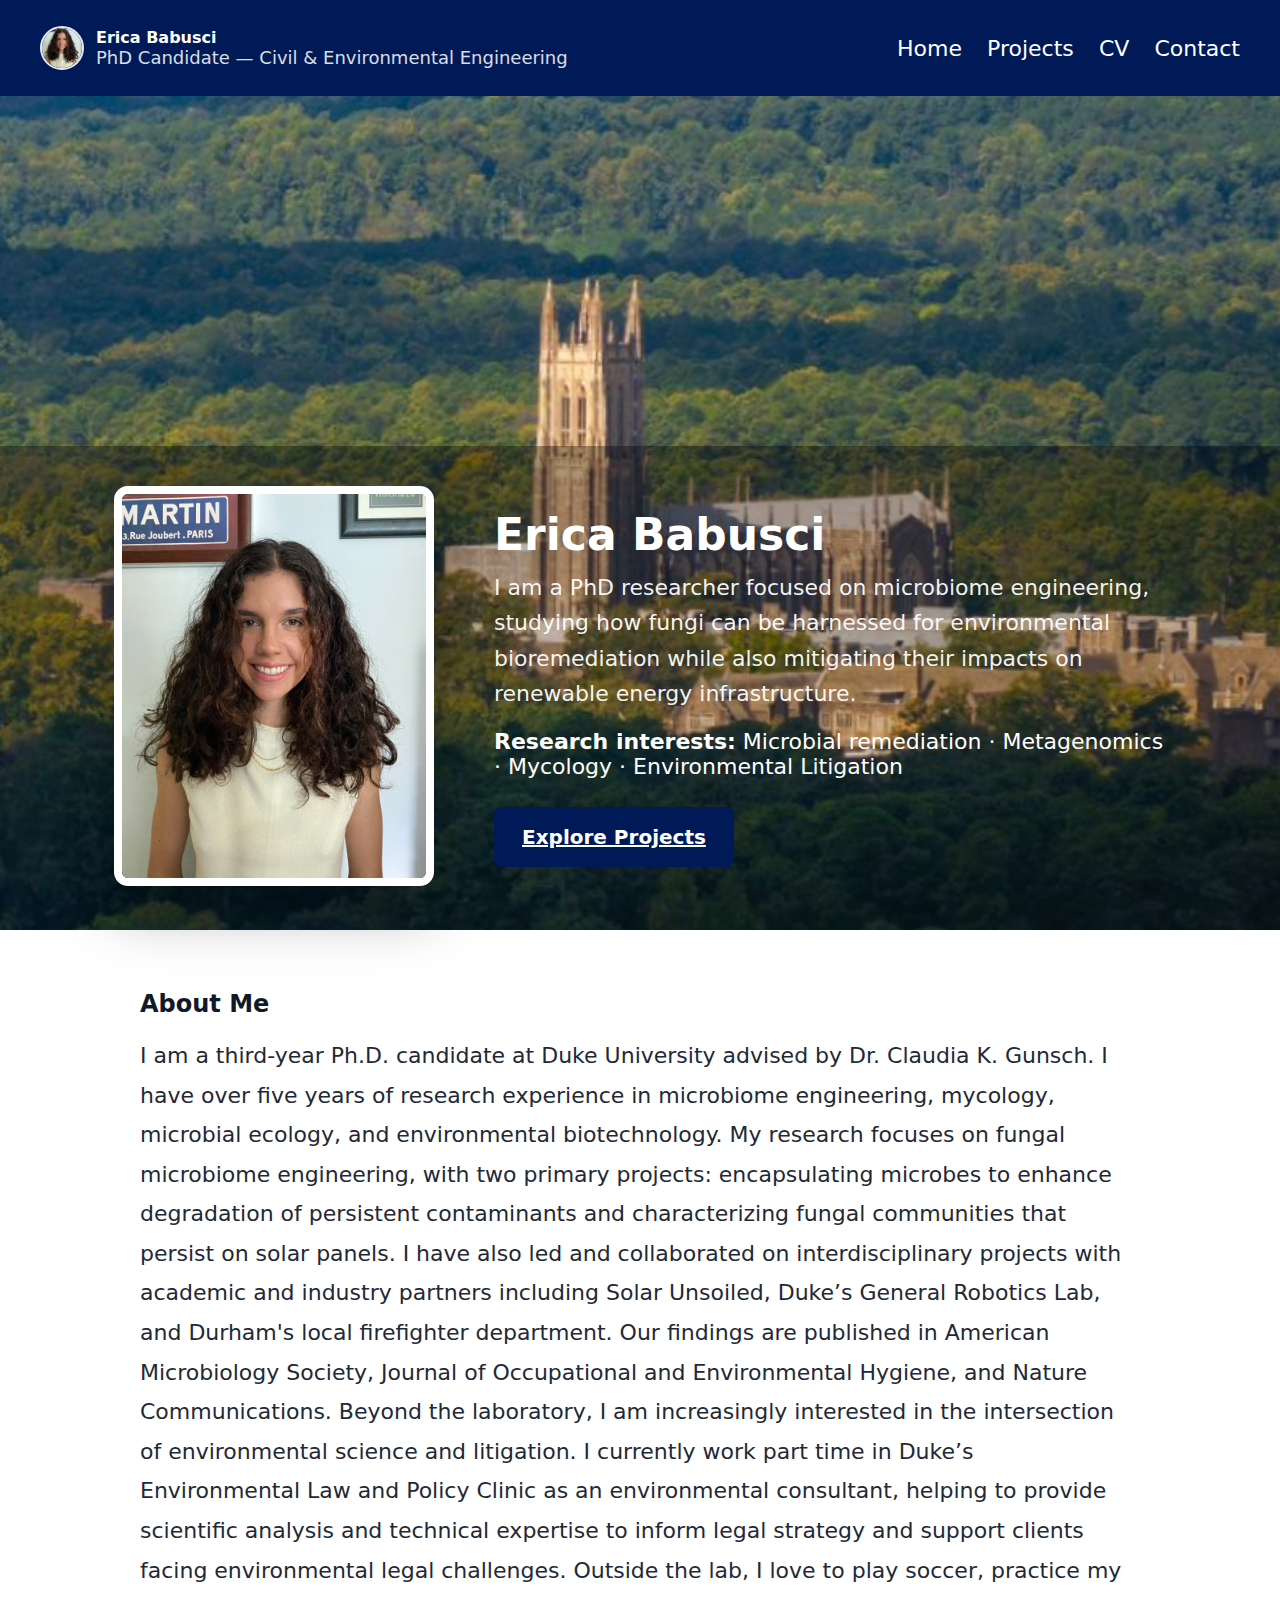
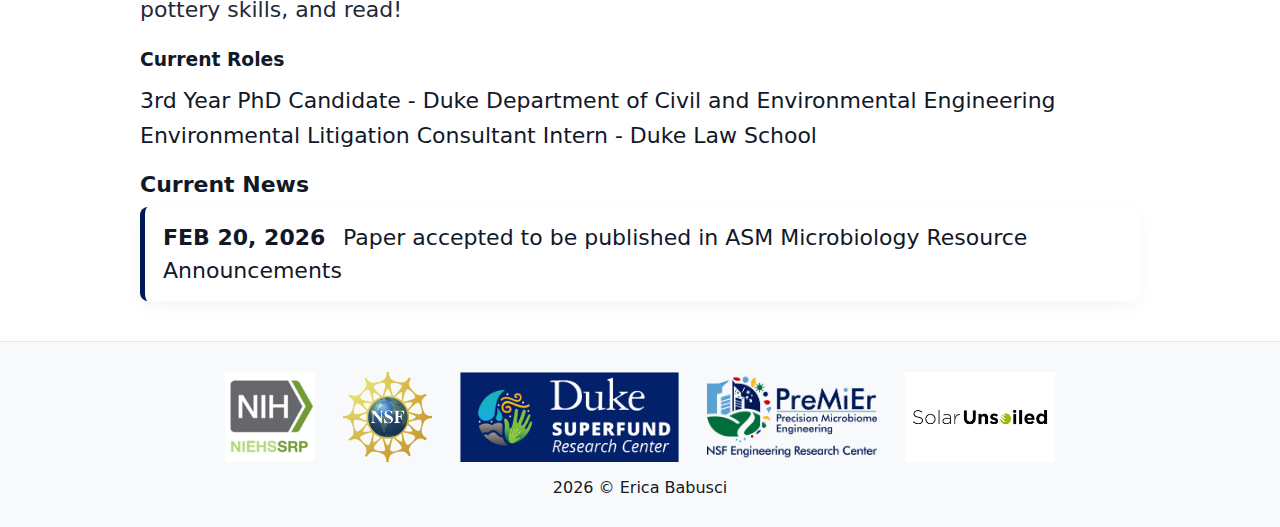
<file: index.html>
<!doctype html>
<html lang="en">
<head>
  <meta charset="utf-8" />
  <meta name="viewport" content="width=device-width, initial-scale=1" />
  <title>Erica Babusci — PhD Candidate</title>
  <link rel="stylesheet" href="assets/css/style.css">
</head>
<body>

<header class="top-banner">
  <div class="container banner-inner">
    <a class="brand-link" href="index.html">
      <img src="assets/images/headshot.jpeg"
           alt="Erica Babusci"
           class="brand-headshot-small">
      <div class="brand-text">
        <div class="brand-name">Erica Babusci</div>
        <div class="brand-title">PhD Candidate — Civil & Environmental Engineering</div>
      </div>
    </a>

    <nav class="top-nav">
      <a href="index.html">Home</a>
      <a href="projects.html">Projects</a>
      <a href="cv.html">CV</a>
      <a href="contact.html">Contact</a>
    </nav>
  </div>
</header>

<header class="chapel-hero"
        style="background-image: url('assets/images/chapel.png')">

  <div class="chapel-overlay">
    <div class="hero-inner container">

      <div class="hero-left">
        <img src="assets/images/headshot.jpeg"
             alt="Headshot"
             class="hero-headshot-large">
      </div>

      <div class="hero-right">
        <h1 class="hero-title">Erica Babusci</h1>

        <p class="hero-intro">
          I am a PhD researcher focused on microbiome engineering,
          studying how fungi can be harnessed for environmental
          bioremediation while also mitigating their impacts on
          renewable energy infrastructure.
        </p>

        <div class="roles">
          <strong>Research interests:</strong>
          <span>
            Microbial remediation · Metagenomics · Mycology · Environmental Litigation
          </span>
        </div>

        <div class="hero-ctas">
          <a class="btn" href="projects.html">Explore Projects</a>
        </div>
      </div>

    </div>
  </div>
</header>

<section class="about-section">
  <h2>About Me</h2>

  <div class="about-text">
    I am a third-year Ph.D. candidate at Duke University advised by Dr. Claudia K. Gunsch.
    I have over five years of research experience in microbiome engineering, mycology,
    microbial ecology, and environmental biotechnology.

    My research focuses on fungal microbiome engineering, with two primary projects:
    encapsulating microbes to enhance degradation of persistent contaminants and characterizing
    fungal communities that persist on solar panels. I have also led and collaborated on interdisciplinary projects with academic and industry
    partners including Solar Unsoiled, Duke’s General Robotics Lab, and Durham's local firefighter department.
    Our findings are published in American Microbiology Society, Journal of Occupational and
    Environmental Hygiene, and Nature Communications.

    Beyond the laboratory, I am increasingly interested in the intersection of environmental
    science and litigation. I currently work part time in Duke’s Environmental Law and Policy Clinic
    as an environmental consultant, helping to provide scientific analysis and technical expertise
    to inform legal strategy and support clients facing environmental legal challenges.

    Outside the lab, I love to play soccer, practice my pottery skills, and read!
  </div>

  <h3>Current Roles</h3>
  <ul class="roles-list">
    <li>3rd Year PhD Candidate - Duke Department of Civil and Environmental Engineering</li>
    <li>Environmental Litigation Consultant Intern - Duke Law School</li>
  </ul>
</section>

<div class="site-news-wrapper">
  <h3 class="news-header">Current News</h3>

  <div class="site-news">
    <div class="news-card">

      <span class="news-date">
        FEB 20, 2026
      </span>

      <span class="news-text">
        Paper accepted to be published in ASM Microbiology Resource Announcements
      </span>

    </div>
  </div>
</div>

<footer class="site-footer">
  <div class="container footer-inner">
    <div class="footer-logos">
      <img src="assets/images/NIH_icon.png" alt="NIH">
      <img src="assets/images/nsf_icon.png" alt="NSF">
      <img src="assets/images/superfund_icon.png" alt="Superfund">
      <img src="assets/images/PreMiEr_logo.png" alt="PreMiEr">
      <img src="assets/images/solar_unsoiled.png" alt="Solar Unsoiled">
    </div>
    <div class="footer-text">
      2026 © Erica Babusci
    </div>
  </div>
</footer>


</body>
</html>
</file>
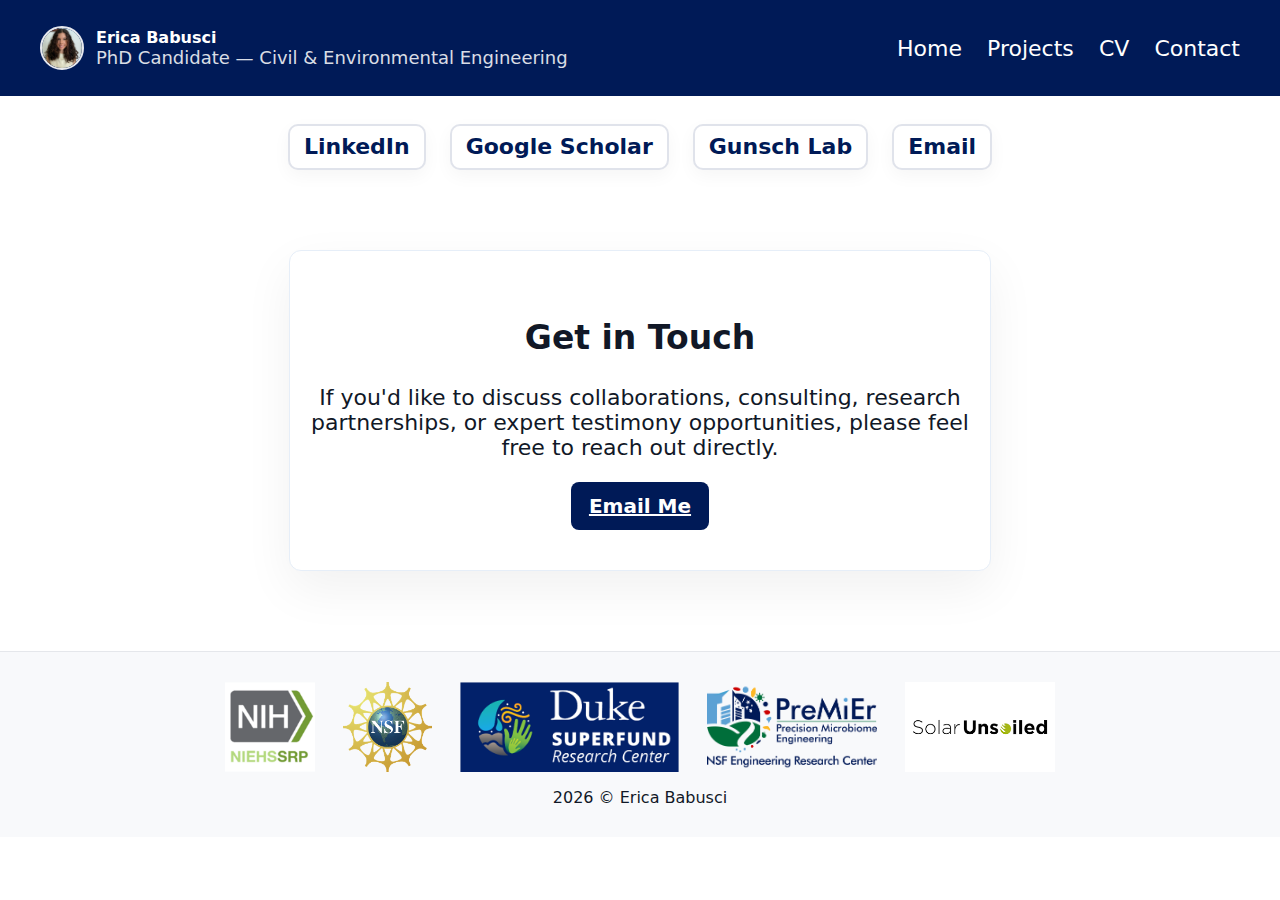
<file: contact.html>
<!doctype html>
<html lang="en">
<head>
  <meta charset="utf-8" />
  <meta name="viewport" content="width=device-width, initial-scale=1" />
  <title>Contact — Erica Babusci</title>
  <link rel="stylesheet" href="assets/css/style.css">
</head>
<body>


<header class="top-banner">
  <div class="container banner-inner">
    <a class="brand-link" href="index.html">
      <img src="assets/images/headshot.jpeg"
           alt="Erica Babusci"
           class="brand-headshot-small">
      <div class="brand-text">
        <div class="brand-name">Erica Babusci</div>
        <div class="brand-title">PhD Candidate — Civil & Environmental Engineering</div>
      </div>
    </a>

    <nav class="top-nav">
      <a href="index.html">Home</a>
      <a href="projects.html">Projects</a>
      <a href="cv.html">CV</a>
      <a href="contact.html">Contact</a>
    </nav>
  </div>
</header>


<div class="contact-top-spacer"></div>

<div class="container">
  <div class="social-row-top">

    <a class="social-btn large"
       href="www.linkedin.com/in/erica-babusci-3939031b0"
       target="_blank" rel="noopener">
      <span>LinkedIn</span>
    </a>

    <a class="social-btn large"
       href="https://scholar.google.com/citations?hl=en&user=exzOHD4AAAAJ"
       target="_blank" rel="noopener">
      <span>Google Scholar</span>
    </a>

    <a class="social-btn large"
       href="https://gunsch.pratt.duke.edu/"
       target="_blank" rel="noopener">
      <span>Gunsch Lab</span>
    </a>

    <a class="social-btn large"
       href="mailto:erica.babusci@duke.edu">
      <span>Email</span>
    </a>

  </div>
</div>
<section class="contact-main container">

  <div class="contact-card">
    <div class="contact-left">

      <h2>Get in Touch</h2>

      <p class="contact-lead">
        If you'd like to discuss collaborations, consulting, research partnerships,
        or expert testimony opportunities, please feel free to reach out directly.
      </p>

      <div class="contact-actions">
        <a class="btn btn-primary"
           href="mailto:erica.babusci@duke.edu?subject=Website Inquiry">
          Email Me
        </a>
      </div>

    </div>
  </div>

</section>

<footer class="site-footer">
  <div class="container footer-inner">
    <div class="footer-logos">
      <img src="assets/images/NIH_icon.png" alt="NIH">
      <img src="assets/images/nsf_icon.png" alt="NSF">
      <img src="assets/images/superfund_icon.png" alt="Superfund">
      <img src="assets/images/PreMiEr_logo.png" alt="PreMiEr">
      <img src="assets/images/solar_unsoiled.png" alt="Solar Unsoiled">
    </div>
    <div class="footer-text">
      2026 © Erica Babusci
    </div>
  </div>
</footer>

</body>
</html>
</file>
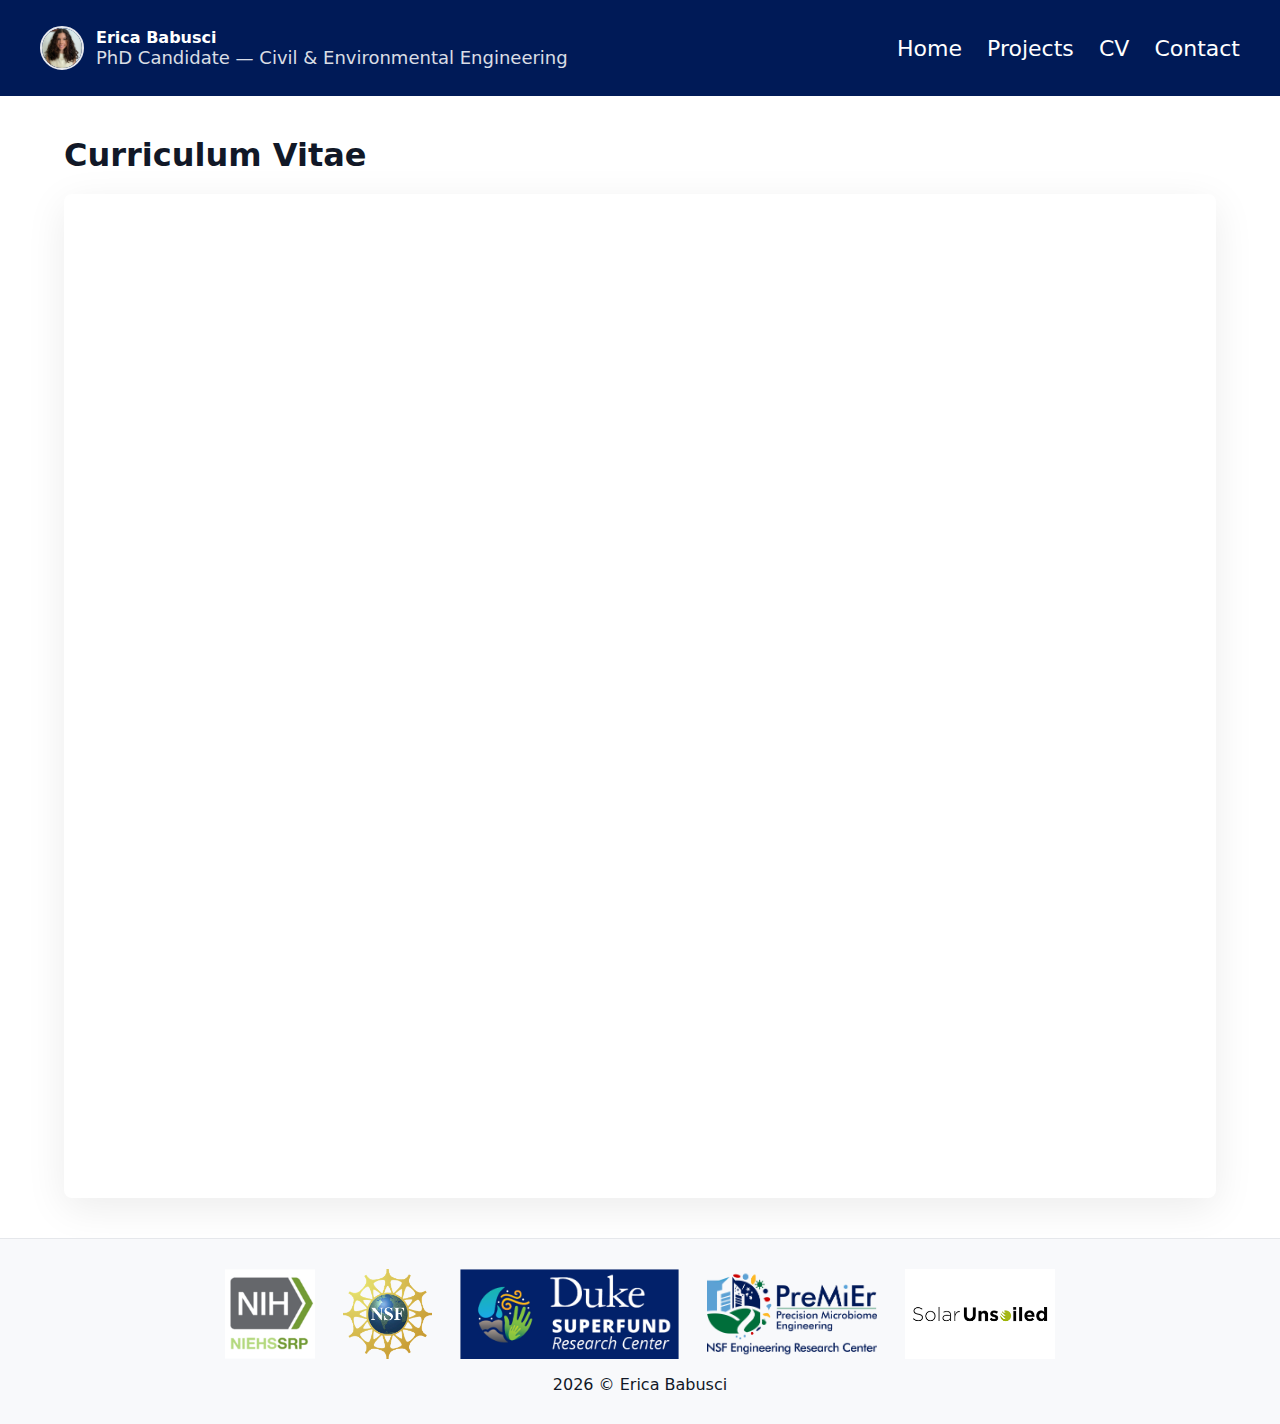
<file: cv.html>
<!doctype html>
<html lang="en">
<head>
  <meta charset="utf-8" />
  <meta name="viewport" content="width=device-width, initial-scale=1" />
  <title>CV — Erica Babusci</title>
  <link rel="stylesheet" href="assets/css/style.css">
</head>
<body>

<header class="top-banner">
  <div class="container banner-inner">
    <a class="brand-link" href="index.html">
      <img src="assets/images/headshot.jpeg"
           alt="Erica Babusci"
           class="brand-headshot-small">
      <div class="brand-text">
        <div class="brand-name">Erica Babusci</div>
        <div class="brand-title">PhD Candidate — Civil & Environmental Engineering</div>
      </div>
    </a>

    <nav class="top-nav">
      <a href="index.html">Home</a>
      <a href="projects.html">Projects</a>
      <a href="cv.html">CV</a>
      <a href="contact.html">Contact</a>
    </nav>
  </div>
</header>

<section class="cv-section container">
  <h1>Curriculum Vitae</h1>

  <div class="cv-container">
    <iframe
      src="assets/files/EMB_CV_2026.pdf"
      width="100%"
      height="1000px"
      style="border:none;">
    </iframe>
  </div>

</section>

<footer class="site-footer">
  <div class="container footer-inner">
    <div class="footer-logos">
      <img src="assets/images/NIH_icon.png" alt="NIH">
      <img src="assets/images/nsf_icon.png" alt="NSF">
      <img src="assets/images/superfund_icon.png" alt="Superfund">
      <img src="assets/images/PreMiEr_logo.png" alt="PreMiEr">
      <img src="assets/images/solar_unsoiled.png" alt="Solar Unsoiled">
    </div>
    <div class="footer-text">
      2026 © Erica Babusci
    </div>
  </div>
</footer>

</body>
</html>
</file>
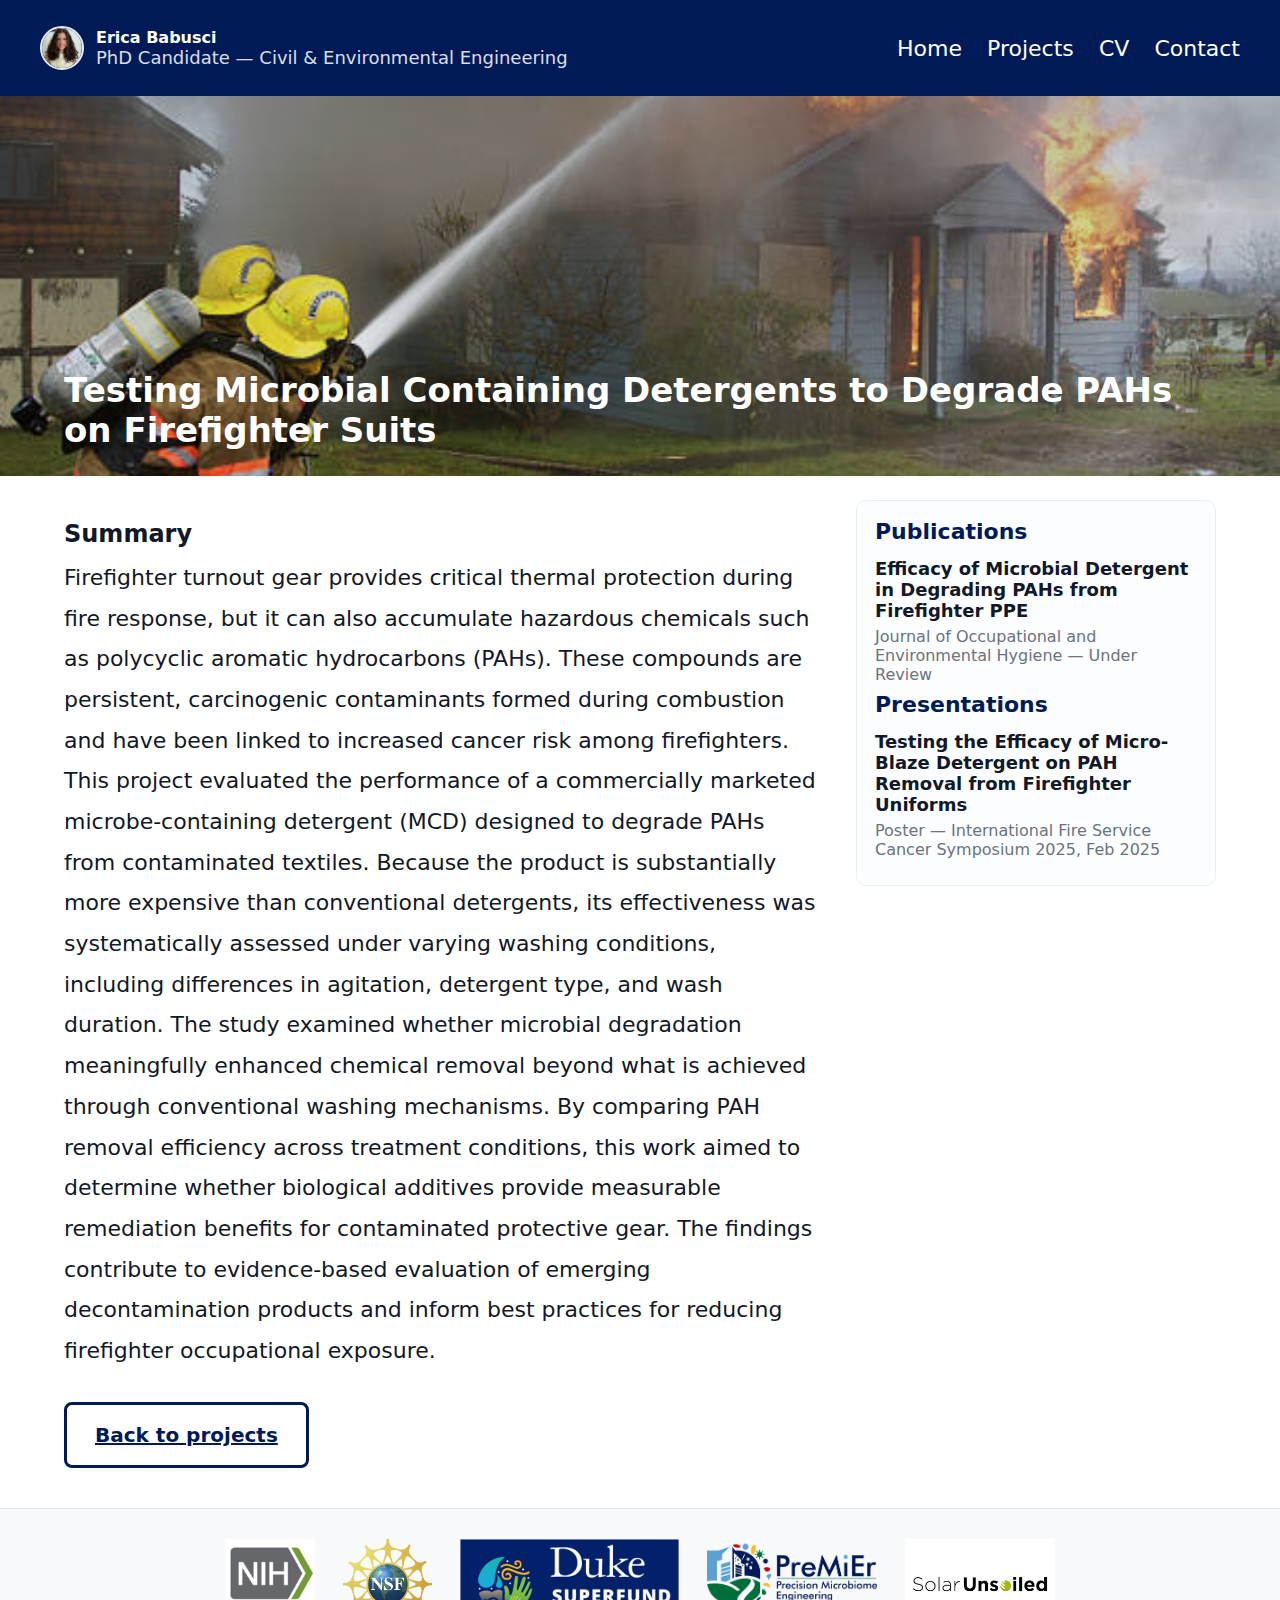
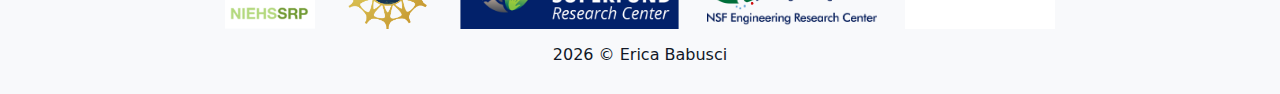
<file: project-micro-blaze.html>
<!doctype html>
<html lang="en">
<head>
  <meta charset="utf-8" />
  <meta name="viewport" content="width=device-width, initial-scale=1" />
  <title>Testing Microbial Containing Detergents to Degrade PAHs on Firefighter Suits</title>
  <link rel="stylesheet" href="assets/css/style.css">
</head>
<body>

<header class="top-banner">
  <div class="container banner-inner">
    <a class="brand-link" href="index.html">
      <img src="assets/images/headshot.jpeg"
           alt="Erica Babusci"
           class="brand-headshot-small">
      <div class="brand-text">
        <div class="brand-name">Erica Babusci</div>
        <div class="brand-title">PhD Candidate — Civil & Environmental Engineering</div>
      </div>
    </a>

    <nav class="top-nav">
      <a href="index.html">Home</a>
      <a href="projects.html">Projects</a>
      <a href="cv.html">CV</a>
      <a href="contact.html">Contact</a>
    </nav>
  </div>
</header>

<header class="project-header"
        style="background-image: url('assets/images/proj_firefighter.jpg')">
  <div class="project-header-overlay">
    <div class="project-header-inner container">
      <h1 class="project-title">
Testing Microbial Containing Detergents to Degrade PAHs on Firefighter Suits
      </h1>
    </div>
  </div>
</header>

<main class="container project-content">

  <div class="project-grid">

    <div class="project-main">

      <div class="project-overview">
        <h2>Summary</h2>
        <p>
Firefighter turnout gear provides critical thermal protection during fire response, but it can also accumulate hazardous chemicals such as polycyclic aromatic hydrocarbons (PAHs). These compounds are persistent, carcinogenic contaminants formed during combustion and have been linked to increased cancer risk among firefighters.

This project evaluated the performance of a commercially marketed microbe-containing detergent (MCD) designed to degrade PAHs from contaminated textiles. Because the product is substantially more expensive than conventional detergents, its effectiveness was systematically assessed under varying washing conditions, including differences in agitation, detergent type, and wash duration.

The study examined whether microbial degradation meaningfully enhanced chemical removal beyond what is achieved through conventional washing mechanisms. By comparing PAH removal efficiency across treatment conditions, this work aimed to determine whether biological additives provide measurable remediation benefits for contaminated protective gear.

The findings contribute to evidence-based evaluation of emerging decontamination products and inform best practices for reducing firefighter occupational exposure.
        </p>
      </div>

    </div>

    <aside class="project-sidebar">

      <div class="sidebar-section">
        <h4>Publications</h4>
        <ul class="pub-list">
          <li>
            <a class="pub-link" href="#">
Efficacy of Microbial Detergent in Degrading PAHs from Firefighter PPE
            </a>
            <div class="pub-meta muted">
Journal of Occupational and Environmental Hygiene — Under Review
            </div>
          </li>
        </ul>
      </div>

      <div class="sidebar-section">
        <h4>Presentations</h4>
        <ul class="pub-list">
          <li>
            <a class="pub-link" href="assets/files/IFCS_25_Poster CKG.pptx" target="_blank">
Testing the Efficacy of Micro-Blaze Detergent on PAH Removal from Firefighter Uniforms
            </a>
            <div class="pub-meta muted">
Poster — International Fire Service Cancer Symposium 2025, Feb 2025
            </div>
          </li>
        </ul>
      </div>

    </aside>

  </div>

  <p>
    <a class="btn outline-blue" href="projects.html">
      Back to projects
    </a>
  </p>

</main>

<footer class="site-footer">
  <div class="container footer-inner">
    <div class="footer-logos">
      <img src="assets/images/NIH_icon.png" alt="NIH">
      <img src="assets/images/nsf_icon.png" alt="NSF">
      <img src="assets/images/superfund_icon.png" alt="Superfund">
      <img src="assets/images/PreMiEr_logo.png" alt="PreMiEr">
      <img src="assets/images/solar_unsoiled.png" alt="Solar Unsoiled">
    </div>
    <div class="footer-text">
      2026 © Erica Babusci
    </div>
  </div>
</footer>


</body>
</html>
</file>
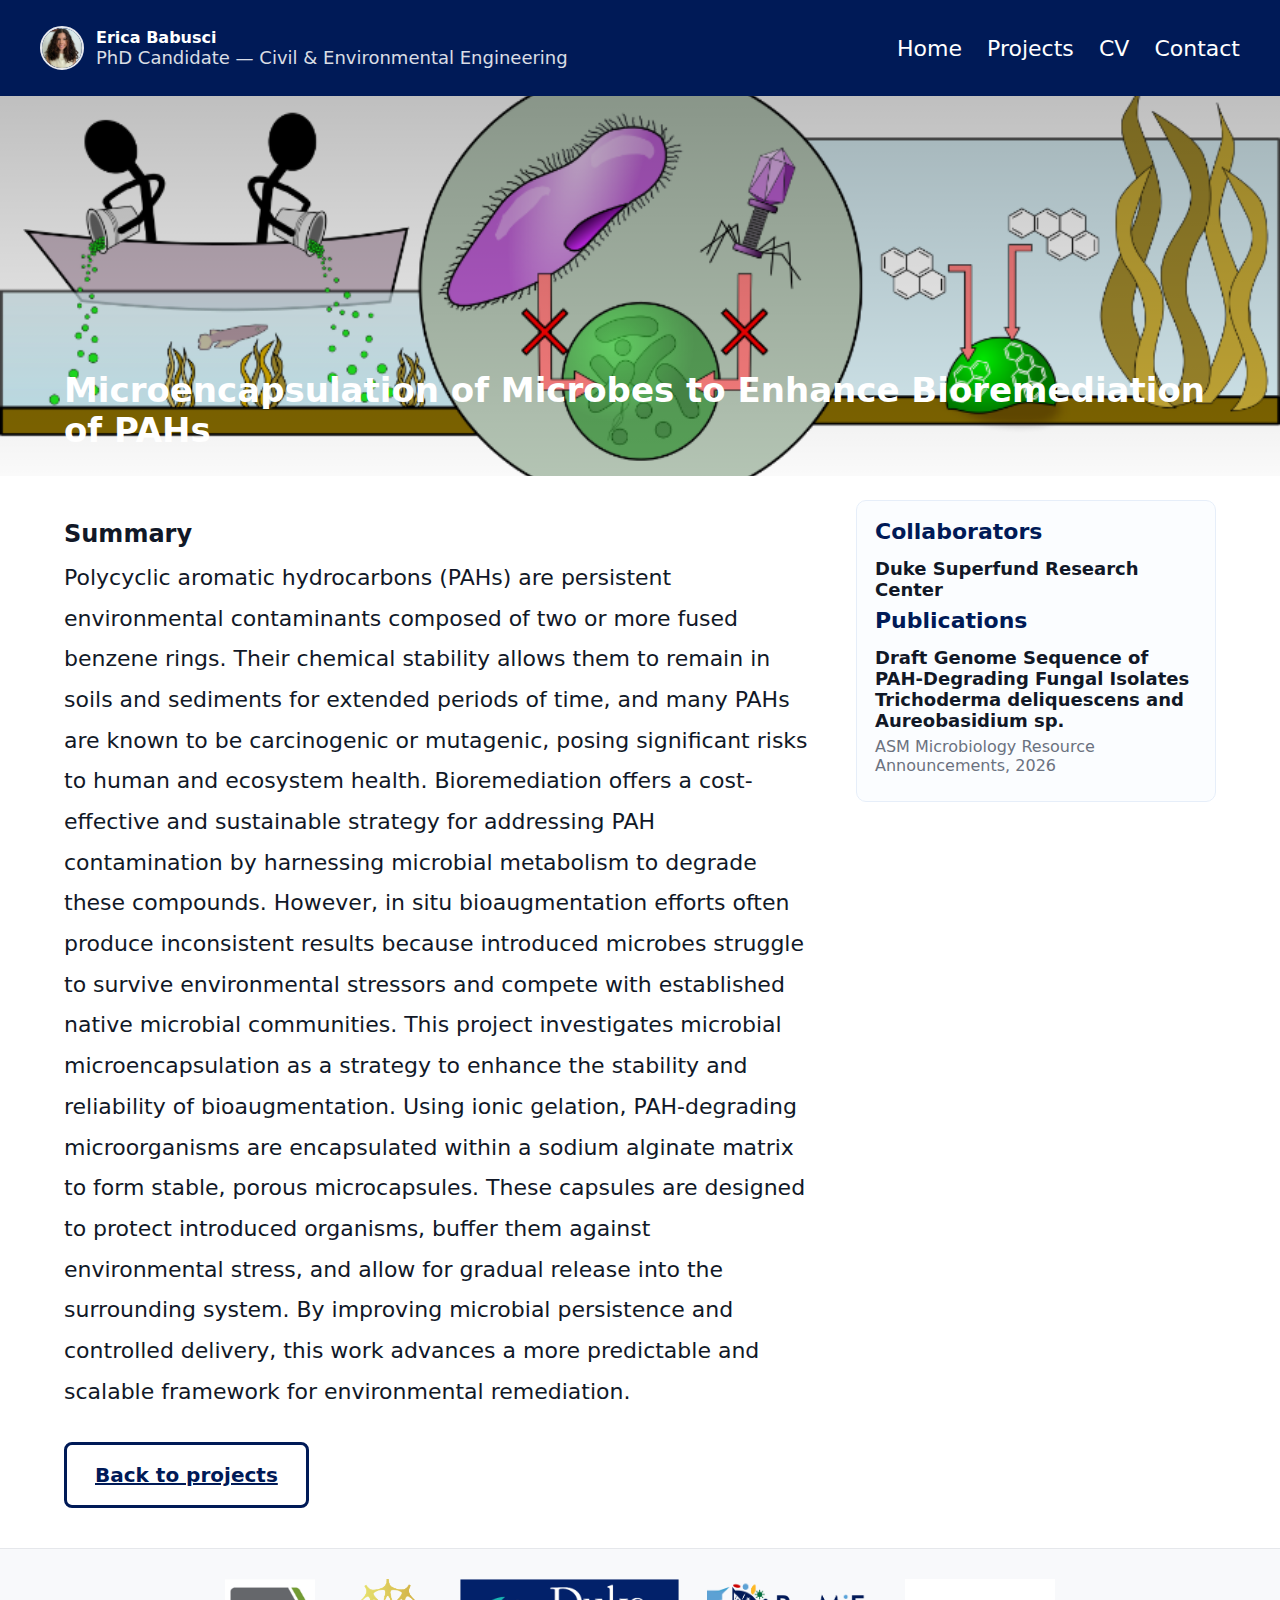
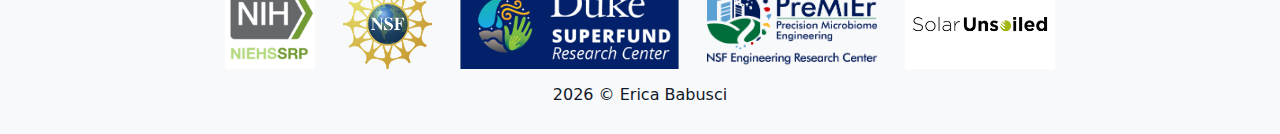
<file: project-microencap.html>
<!doctype html>
<html lang="en">
<head>
  <meta charset="utf-8" />
  <meta name="viewport" content="width=device-width, initial-scale=1" />
  <title>Microencapsulation of Microbes to Enhance Bioremediation of PAHs</title>
  <link rel="stylesheet" href="assets/css/style.css">
</head>
<body>

<header class="top-banner">
  <div class="container banner-inner">
    <a class="brand-link" href="index.html">
      <img src="assets/images/headshot.jpeg"
           alt="Erica Babusci"
           class="brand-headshot-small">
      <div class="brand-text">
        <div class="brand-name">Erica Babusci</div>
        <div class="brand-title">PhD Candidate — Civil & Environmental Engineering</div>
      </div>
    </a>

    <nav class="top-nav">
      <a href="index.html">Home</a>
      <a href="projects.html">Projects</a>
      <a href="cv.html">CV</a>
      <a href="contact.html">Contact</a>
    </nav>
  </div>
</header>

<header class="project-header"
        style="background-image: url('assets/images/proj_microencap.png')">
  <div class="project-header-overlay">
    <div class="project-header-inner container">
      <h1 class="project-title">
        Microencapsulation of Microbes to Enhance Bioremediation of PAHs
      </h1>
    </div>
  </div>
</header>

<main class="container project-content">

  <div class="project-grid">

    <div class="project-main">

      <div class="project-overview">
        <h2>Summary</h2>
        <p>
Polycyclic aromatic hydrocarbons (PAHs) are persistent environmental contaminants composed of two or more fused benzene rings. Their chemical stability allows them to remain in soils and sediments for extended periods of time, and many PAHs are known to be carcinogenic or mutagenic, posing significant risks to human and ecosystem health.

Bioremediation offers a cost-effective and sustainable strategy for addressing PAH contamination by harnessing microbial metabolism to degrade these compounds. However, in situ bioaugmentation efforts often produce inconsistent results because introduced microbes struggle to survive environmental stressors and compete with established native microbial communities.

This project investigates microbial microencapsulation as a strategy to enhance the stability and reliability of bioaugmentation. Using ionic gelation, PAH-degrading microorganisms are encapsulated within a sodium alginate matrix to form stable, porous microcapsules. These capsules are designed to protect introduced organisms, buffer them against environmental stress, and allow for gradual release into the surrounding system. By improving microbial persistence and controlled delivery, this work advances a more predictable and scalable framework for environmental remediation.
        </p>
      </div>

    </div>

    <aside class="project-sidebar">

      <div class="sidebar-section">
        <h4>Collaborators</h4>
        <ul class="pub-list">
          <li>
            <a class="pub-link" href="https://sites.nicholas.duke.edu/superfund/" target="_blank">
              Duke Superfund Research Center
            </a>
          </li>
        </ul>
      </div>

      <div class="sidebar-section">
        <h4>Publications</h4>
        <ul class="pub-list">
          <li>
            <a class="pub-link" href="1https://doi.org/10.1128/mra.01089-25">
Draft Genome Sequence of PAH-Degrading Fungal Isolates Trichoderma deliquescens and Aureobasidium sp.
            </a>
            <div class="pub-meta muted">
ASM Microbiology Resource Announcements, 2026
            </div>
          </li>
        </ul>
      </div>

    </aside>

  </div>

  <p>
    <a class="btn outline-blue" href="projects.html">
      Back to projects
    </a>
  </p>

</main>

<footer class="site-footer">
  <div class="container footer-inner">
    <div class="footer-logos">
      <img src="assets/images/NIH_icon.png" alt="NIH">
      <img src="assets/images/nsf_icon.png" alt="NSF">
      <img src="assets/images/superfund_icon.png" alt="Superfund">
      <img src="assets/images/PreMiEr_logo.png" alt="PreMiEr">
      <img src="assets/images/solar_unsoiled.png" alt="Solar Unsoiled">
    </div>
    <div class="footer-text">
      2026 © Erica Babusci
    </div>
  </div>
</footer>


</body>
</html>
</file>
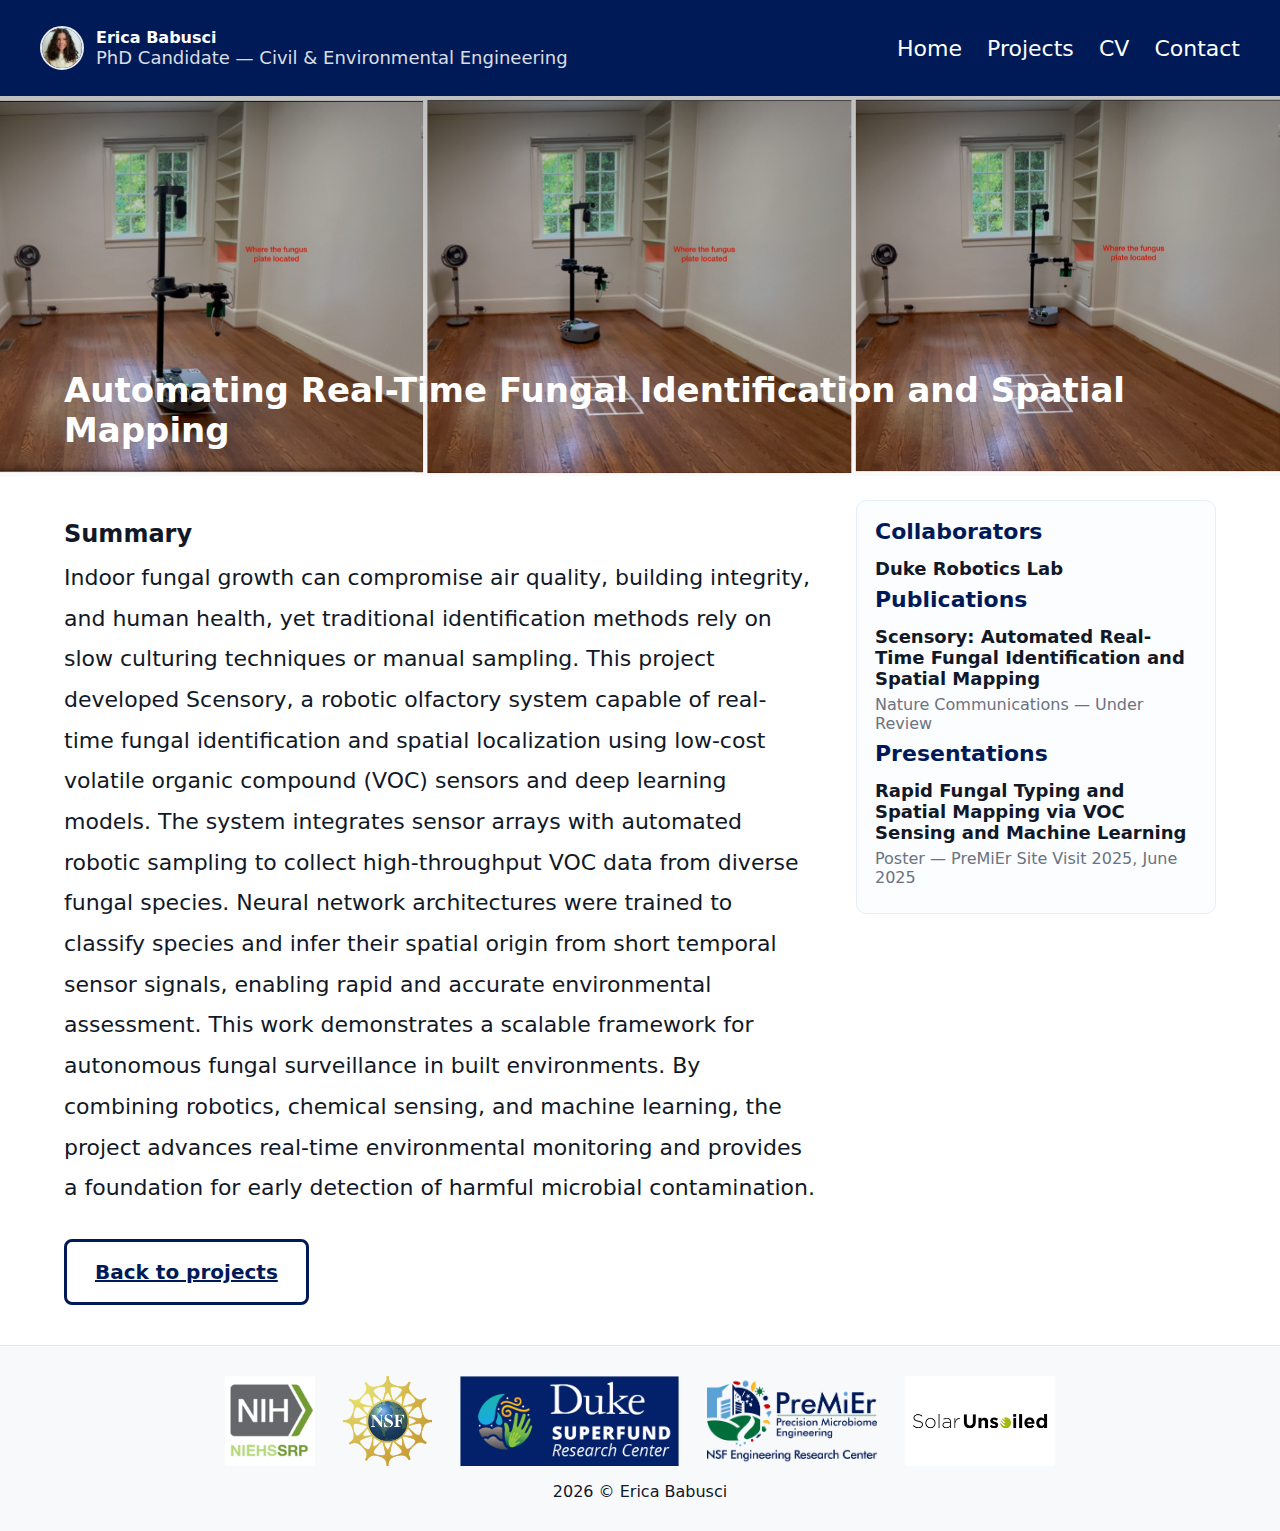
<file: project-scensory.html>
<!doctype html>
<html lang="en">
<head>
  <meta charset="utf-8" />
  <meta name="viewport" content="width=device-width, initial-scale=1" />
  <title>Automating Real-Time Fungal Identification and Spatial Mapping</title>
  <link rel="stylesheet" href="assets/css/style.css">
</head>
<body>

<header class="top-banner">
  <div class="container banner-inner">
    <a class="brand-link" href="index.html">
      <img src="assets/images/headshot.jpeg"
           alt="Erica Babusci"
           class="brand-headshot-small">
      <div class="brand-text">
        <div class="brand-name">Erica Babusci</div>
        <div class="brand-title">PhD Candidate — Civil & Environmental Engineering</div>
      </div>
    </a>

    <nav class="top-nav">
      <a href="index.html">Home</a>
      <a href="projects.html">Projects</a>
      <a href="cv.html">CV</a>
      <a href="contact.html">Contact</a>
    </nav>
  </div>
</header>

<header class="project-header"
        style="background-image: url('assets/images/scensory.png')">
  <div class="project-header-overlay">
    <div class="project-header-inner container">
      <h1 class="project-title">
Automating Real-Time Fungal Identification and Spatial Mapping
      </h1>
    </div>
  </div>
</header>

<main class="container project-content">

  <div class="project-grid">

    <div class="project-main">

      <div class="project-overview">
        <h2>Summary</h2>
        <p>
Indoor fungal growth can compromise air quality, building integrity, and human health, yet traditional identification methods rely on slow culturing techniques or manual sampling. This project developed Scensory, a robotic olfactory system capable of real-time fungal identification and spatial localization using low-cost volatile organic compound (VOC) sensors and deep learning models.

The system integrates sensor arrays with automated robotic sampling to collect high-throughput VOC data from diverse fungal species. Neural network architectures were trained to classify species and infer their spatial origin from short temporal sensor signals, enabling rapid and accurate environmental assessment.

This work demonstrates a scalable framework for autonomous fungal surveillance in built environments. By combining robotics, chemical sensing, and machine learning, the project advances real-time environmental monitoring and provides a foundation for early detection of harmful microbial contamination.
        </p>
      </div>

    </div>

    <aside class="project-sidebar">

      <div class="sidebar-section">
        <h4>Collaborators</h4>
        <ul class="pub-list">
          <li>
            <a class="pub-link" href="https://generalroboticslab.com" target="_blank">
Duke Robotics Lab
            </a>
          </li>
        </ul>
      </div>

      <div class="sidebar-section">
        <h4>Publications</h4>
        <ul class="pub-list">
          <li>
            <a class="pub-link"
               href="https://www.researchgate.net/publication/395806353_Scensory_Automated_Real-Time_Fungal_Identification_and_Spatial_Mapping"
               target="_blank">
Scensory: Automated Real-Time Fungal Identification and Spatial Mapping
            </a>
            <div class="pub-meta muted">
Nature Communications — Under Review
            </div>
          </li>
        </ul>
      </div>

      <div class="sidebar-section">
        <h4>Presentations</h4>
        <ul class="pub-list">
          <li>
            <a class="pub-link" href="assets/files/scensory_post.pdf" target="_blank">
Rapid Fungal Typing and Spatial Mapping via VOC Sensing and Machine Learning
            </a>
            <div class="pub-meta muted">
Poster — PreMiEr Site Visit 2025, June 2025
            </div>
          </li>
        </ul>
      </div>

    </aside>

  </div>

  <p>
    <a class="btn outline-blue" href="projects.html">
      Back to projects
    </a>
  </p>

</main>

<footer class="site-footer">
  <div class="container footer-inner">
    <div class="footer-logos">
      <img src="assets/images/NIH_icon.png" alt="NIH">
      <img src="assets/images/nsf_icon.png" alt="NSF">
      <img src="assets/images/superfund_icon.png" alt="Superfund">
      <img src="assets/images/PreMiEr_logo.png" alt="PreMiEr">
      <img src="assets/images/solar_unsoiled.png" alt="Solar Unsoiled">
    </div>
    <div class="footer-text">
      2026 © Erica Babusci
    </div>
  </div>
</footer>


</body>
</html>
</file>
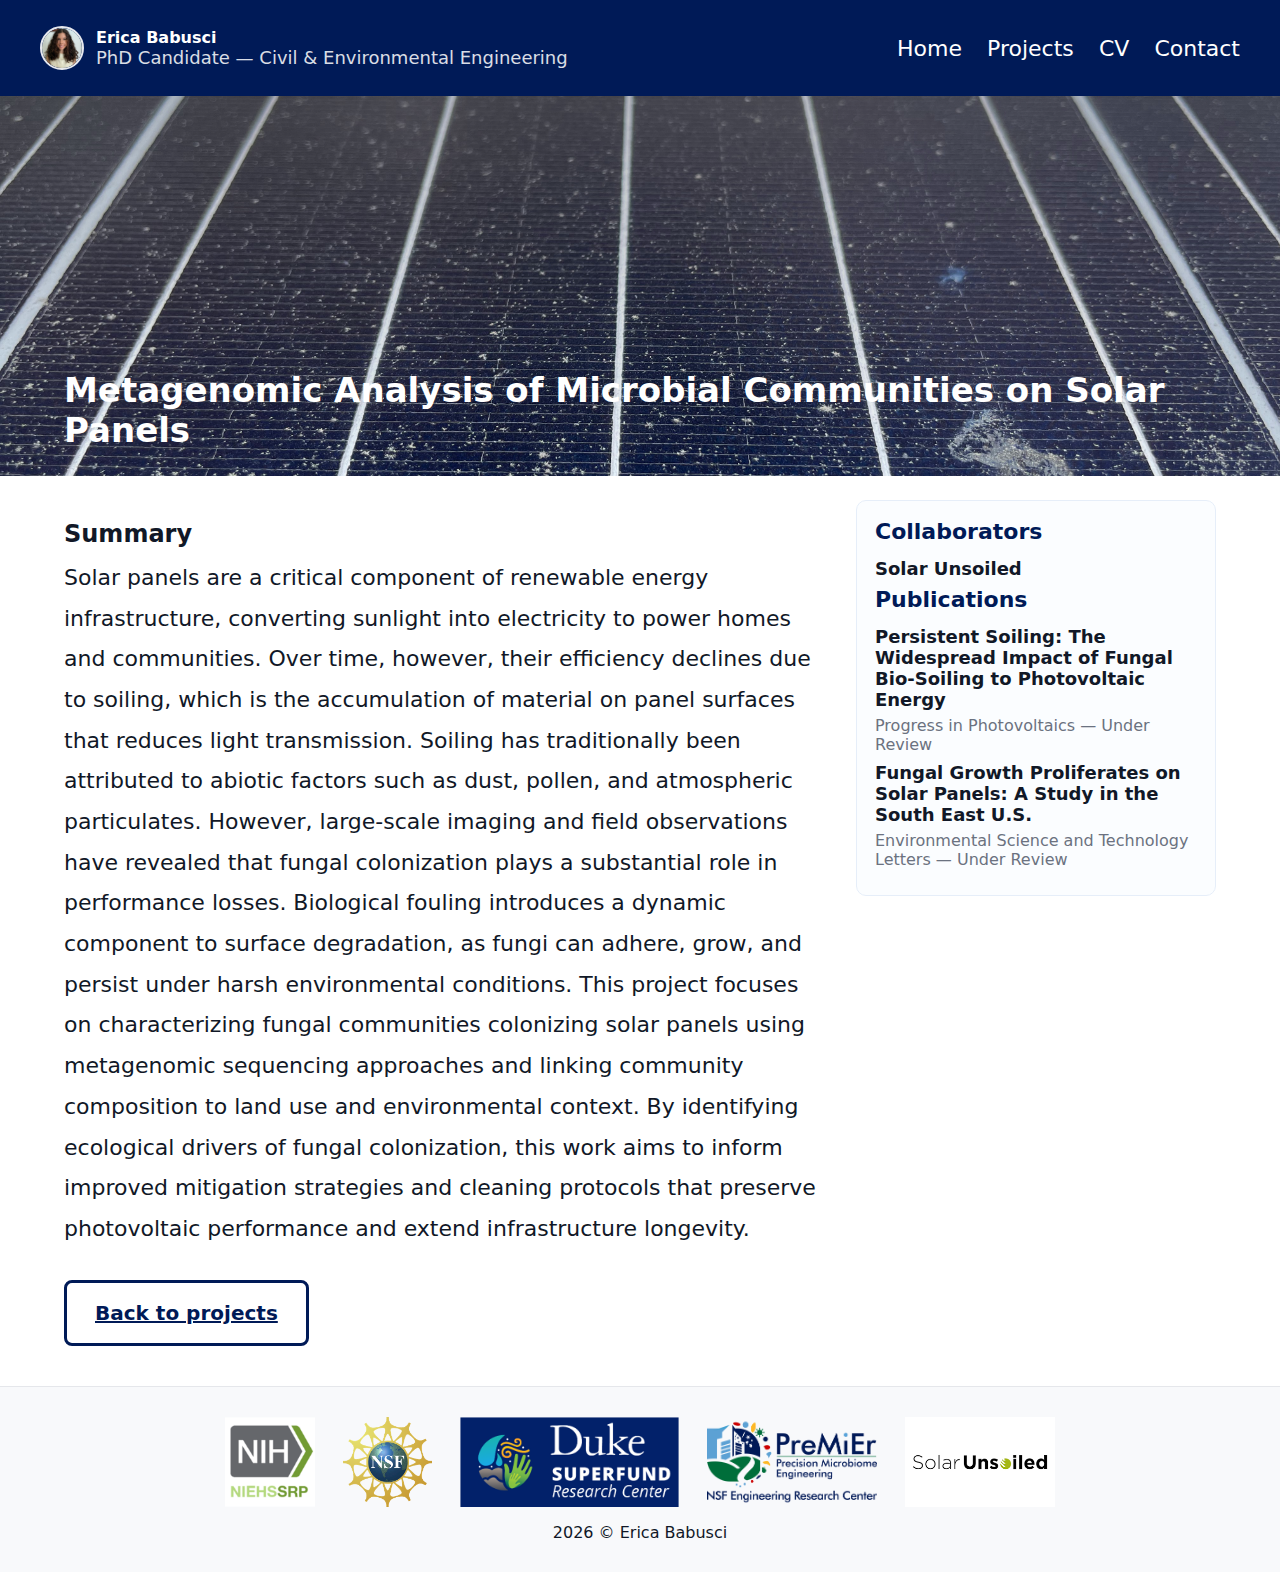
<file: project-solar-panels.html>
<!doctype html>
<html lang="en">
<head>
  <meta charset="utf-8" />
  <meta name="viewport" content="width=device-width, initial-scale=1" />
  <title>Metagenomic Analysis of Microbial Communities on Solar Panels</title>
  <link rel="stylesheet" href="assets/css/style.css">
</head>
<body>

<header class="top-banner">
  <div class="container banner-inner">
    <a class="brand-link" href="index.html">
      <img src="assets/images/headshot.jpeg"
           alt="Erica Babusci"
           class="brand-headshot-small">
      <div class="brand-text">
        <div class="brand-name">Erica Babusci</div>
        <div class="brand-title">PhD Candidate — Civil & Environmental Engineering</div>
      </div>
    </a>

    <nav class="top-nav">
      <a href="index.html">Home</a>
      <a href="projects.html">Projects</a>
      <a href="cv.html">CV</a>
      <a href="contact.html">Contact</a>
    </nav>
  </div>
</header>

<header class="project-header"
        style="background-image: url('assets/images/proj_solar.jpg')">
  <div class="project-header-overlay">
    <div class="project-header-inner container">
      <h1 class="project-title">
Metagenomic Analysis of Microbial Communities on Solar Panels
      </h1>
    </div>
  </div>
</header>

<main class="container project-content">
<div class="project-grid">

<div class="project-main">
<div class="project-overview">
<h2>Summary</h2>
<p>
       Solar panels are a critical component of renewable energy infrastructure, converting
                sunlight into electricity to power homes and communities. Over time, however, their
                efficiency declines due to soiling, which is the accumulation of material on panel surfaces
                that reduces light transmission.
                Soiling has traditionally been attributed to abiotic factors such as dust, pollen,
                and atmospheric particulates. However, large-scale imaging and field observations
                have revealed that fungal colonization plays a substantial role in performance losses.
                Biological fouling introduces a dynamic component to surface degradation, as fungi
                can adhere, grow, and persist under harsh environmental conditions.
                This project focuses on characterizing fungal communities colonizing solar panels
                using metagenomic sequencing approaches and linking community composition to land use
                and environmental context. By identifying ecological drivers of fungal colonization,
                this work aims to inform improved mitigation strategies and cleaning protocols that
                preserve photovoltaic performance and extend infrastructure longevity.
</p>
</div>
</div>

<aside class="project-sidebar">

<div class="sidebar-section">
<h4>Collaborators</h4>
<ul class="pub-list">
<li>
<a class="pub-link" href="https://www.solarunsoiled.com" target="_blank">
Solar Unsoiled
</a>
</li>
</ul>
</div>

<div class="sidebar-section">
 <h4>Publications</h4>
  <ul class="pub-list">

    <li>
      <a class="pub-link" href="#">
        Persistent Soiling: The Widespread Impact of Fungal Bio-Soiling to Photovoltaic Energy
      </a>
      <div class="pub-meta muted">
        Progress in Photovoltaics — Under Review
      </div>
    </li>

    <li>
      <a class="pub-link" href="#">
        Fungal Growth Proliferates on Solar Panels: A Study in the South East U.S.
      </a>
      <div class="pub-meta muted">
        Environmental Science and Technology Letters — Under Review
      </div>
    </li>

</ul>
</div>

</aside>
</div>

<p><a class="btn outline-blue" href="projects.html">Back to projects</a></p>
</main>

<footer class="site-footer">
  <div class="container footer-inner">
    <div class="footer-logos">
      <img src="assets/images/NIH_icon.png" alt="NIH">
      <img src="assets/images/nsf_icon.png" alt="NSF">
      <img src="assets/images/superfund_icon.png" alt="Superfund">
      <img src="assets/images/PreMiEr_logo.png" alt="PreMiEr">
      <img src="assets/images/solar_unsoiled.png" alt="Solar Unsoiled">
    </div>
    <div class="footer-text">
      2026 © Erica Babusci
    </div>
  </div>
</footer>

</body>
</html>
</file>
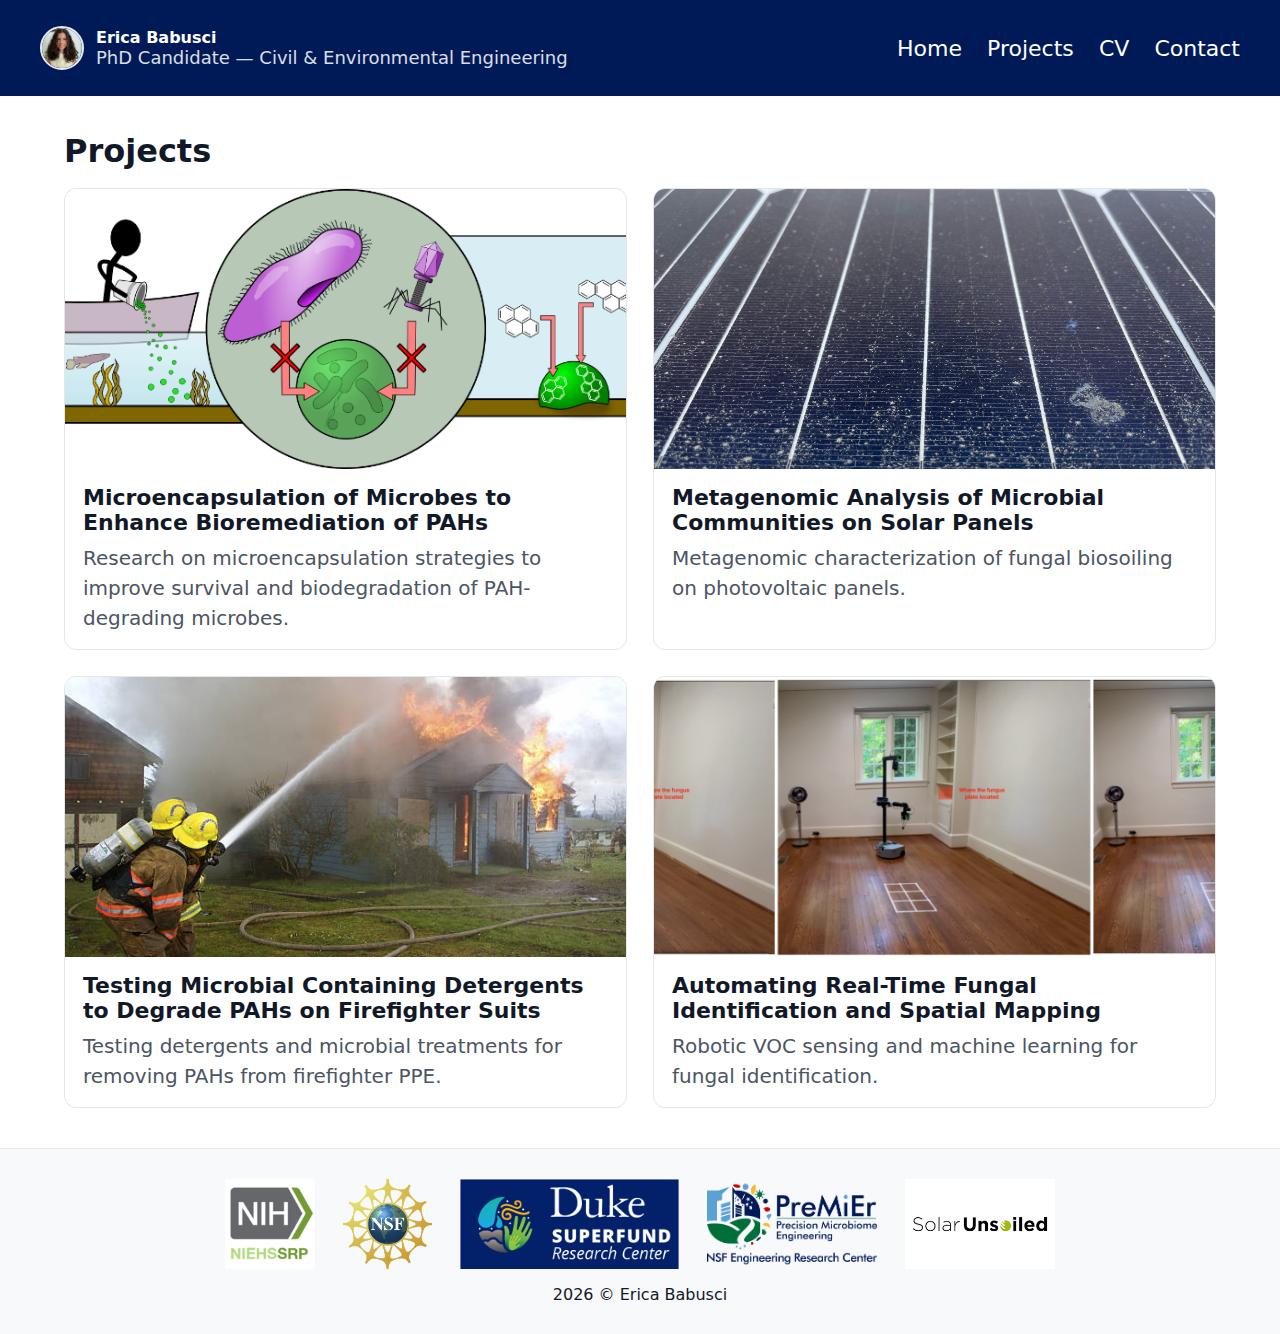
<file: projects.html>
<!doctype html>
<html lang="en">
<head>
  <meta charset="utf-8" />
  <meta name="viewport" content="width=device-width, initial-scale=1" />
  <title>Projects — Erica Babusci</title>
  <link rel="stylesheet" href="assets/css/style.css">
</head>
<body>

<header class="top-banner">
  <div class="container banner-inner">
    <a class="brand-link" href="index.html">
      <img src="assets/images/headshot.jpeg"
           alt="Erica Babusci"
           class="brand-headshot-small">
      <div class="brand-text">
        <div class="brand-name">Erica Babusci</div>
        <div class="brand-title">PhD Candidate — Civil & Environmental Engineering</div>
      </div>
    </a>

    <nav class="top-nav">
      <a href="index.html">Home</a>
      <a href="projects.html">Projects</a>
      <a href="cv.html">CV</a>
      <a href="contact.html">Contact</a>
    </nav>
  </div>
</header>

<section class="projects-section">
  <h2>Projects</h2>

  <div class="projects-grid">

    <a class="project-card" href="project-microencap.html">
      <div class="project-image"
           style="background-image: url('assets/images/proj_microencap.png');">
      </div>
      <div class="project-card-body">
        <h3 class="project-card-title">Microencapsulation of Microbes to Enhance Bioremediation of PAHs</h3>
        <p class="project-card-overview">
          Research on microencapsulation strategies to improve survival and biodegradation of PAH-degrading microbes.
        </p>
      </div>
    </a>

    <a class="project-card" href="project-solar-panels.html">
      <div class="project-image"
           style="background-image: url('assets/images/proj_solar.jpg');">
      </div>
      <div class="project-card-body">
        <h3 class="project-card-title">Metagenomic Analysis of Microbial Communities on Solar Panels</h3>
        <p class="project-card-overview">
          Metagenomic characterization of fungal biosoiling on photovoltaic panels.
        </p>
      </div>
    </a>

    <a class="project-card" href="project-micro-blaze.html">
      <div class="project-image"
           style="background-image: url('assets/images/proj_firefighter.jpg');">
      </div>
      <div class="project-card-body">
        <h3 class="project-card-title">Testing Microbial Containing Detergents to Degrade PAHs on Firefighter Suits</h3>
        <p class="project-card-overview">
          Testing detergents and microbial treatments for removing PAHs from firefighter PPE.
        </p>
      </div>
    </a>

    <a class="project-card" href="project-scensory.html">
      <div class="project-image"
           style="background-image: url('assets/images/scensory.png');">
      </div>
      <div class="project-card-body">
        <h3 class="project-card-title">Automating Real-Time Fungal Identification and Spatial Mapping</h3>
        <p class="project-card-overview">
          Robotic VOC sensing and machine learning for fungal identification.
        </p>
      </div>
    </a>

  </div>
</section>

<footer class="site-footer">
  <div class="container footer-inner">
    <div class="footer-logos">
      <img src="assets/images/NIH_icon.png" alt="NIH">
      <img src="assets/images/nsf_icon.png" alt="NSF">
      <img src="assets/images/superfund_icon.png" alt="Superfund">
      <img src="assets/images/PreMiEr_logo.png" alt="PreMiEr">
      <img src="assets/images/solar_unsoiled.png" alt="Solar Unsoiled">
    </div>
    <div class="footer-text">
      2026 © Erica Babusci
    </div>
  </div>
</footer>


</body>
</html>
</file>
<file: assets/css/style.css>
:root{
  --duke-blue: #001A57;
  --muted: #6b7280;
  --container-width: 1200px;
}

/* Basic reset / layout */
*{ box-sizing: border-box; }
body{
  font-family: Inter, system-ui, -apple-system, 'Segoe UI', Roboto, Arial;
  margin:0;
  color:#111827;
  background:#ffffff;
}
.container{
  max-width: var(--container-width);
  margin: 0 auto;
  padding: 0 24px;
}


@media (max-width: 800px) {

  /* Make About section start cleanly and not collide */
  .about-section{
    margin-top: 40px;
    padding-top: 0;
    padding-left: 16px;
    padding-right: 16px;
  }

  /* Force the About heading to occupy its own line */
  .about-section h2{
    display: block;
    width: 100%;
    margin: 0 0 10px 0;
    font-size: 22px;
  }

  /* If you have a "Research interests" line near the heading, make it stack */
  .research-interests,
  .about-interests,
  .interests,
  .about-subhead{
    display: block;
    width: 100%;
    margin: 0 0 12px 0;
    font-size: 18px;
    line-height: 1.5;
  }

  /* General paragraph sizing in About for phones */
  .about-text{
    font-size: 18px;
    line-height: 1.65;
  }
}

/* =========================
   TOP + BOTTOM DUKE BANNER
   ========================= */
.top-banner,
.bottom-banner{
  background: var(--duke-blue);
  color: white;
  position: relative;
  z-index: 100;
}
.banner-inner{
  display:flex;
  align-items:center;
  justify-content:space-between;
  padding:26px 0;
}
.brand-link{ display:flex; align-items:center; text-decoration:none; color:white; }
.brand-headshot-small{
  width:44px;
  height:44px;
  border-radius:50%;
  object-fit:cover;
  border:2px solid rgba(255,255,255,0.9);
  margin-right:12px;
}
.brand-name{ font-weight:700; }
.brand-title{ font-size:18px; opacity:0.85; }
.top-nav a{ color:white; margin-left:20px; text-decoration:none; font-weight:500; font-size:22px; }
.top-nav a:hover{ text-decoration:underline; }


/* =========================
   Chapel Hero (Stable Version)
   ========================= */

.chapel-hero{
  background-size: cover;
  background-repeat: no-repeat;
  background-position: center right;
  padding:350px 0 0px 0;
}

.chapel-overlay{
  background: linear-gradient(
    to bottom,
    rgba(0,0,0,0.35),
    rgba(0,0,0,0.05)
  );
  padding:40px 0;
}

.hero-inner{
  max-width:1100px;
  margin:0 auto;
  padding:0 24px;
  display:flex;
  align-items:center;
  gap:60px;
}

.hero-headshot-large{
  width:320px;
  height:400px;
  object-fit:cover;
  border-radius:14px;
  border:8px solid white;
  box-shadow:0 25px 60px rgba(0,0,0,0.35);
  flex-shrink:0;
}

.hero-right{
  max-width:700px;
  color:white;
}

/* Mobile Stack */
@media (max-width:900px){
  .hero-inner{
    flex-direction:column;
    text-align:center;
  }

  .hero-headshot-large{
    width:240px;
    height:300px;
    margin-bottom:30px;
  }

  .hero-right{
    max-width:100%;
    padding:0 16px;
  }

  .hero-title{
    font-size:28px;
  }

  .hero-intro{
    font-size:18px;
  }
}

.hero-title{
  font-size:44px;
  font-weight:800;
  margin:0 0 8px 0;
}
.hero-subtitle{
  margin:0 0 14px 0;
  font-size:24px;
  opacity:0.9;
}
.hero-intro{
  margin:10px 0 18px 0;
  font-size:22px;
  line-height:1.6;
  color:rgba(255,255,255,0.95);
}
.roles{ font-size:22px; margin-top:6px; }
.hero-ctas{ margin-top:28px; display:flex; gap:16px; } /*margin between intro and buttons on home
/* Bigger hero buttons */
.btn{
  padding:18px 28px;        /* bigger vertical & horizontal padding */
  font-size:20px;           /* larger text */
  font-weight:700;
  border-radius:8px;
  display:inline-block;
  transition:all 0.2s ease;
}

/* Solid Duke button */
.btn{
  background:var(--duke-blue);
  color:white;
}

/* White with Duke outline */
.btn.outline-blue{
  background:white;
  color:var(--duke-blue);
  border:3px solid var(--duke-blue);
}

/* Hover effects */
.btn:hover{
  transform:translateY(-3px);
}

.btn.outline-blue:hover{
  background:var(--duke-blue);
  color:white;
}

/* =========================
   MAIN CONTENT OFFSET (about me on home)
   give room for the overlapping headshot
   ========================= */
.main-content{
  margin-top:150px;   /* adjust if you change headshot size/position */
}
/* =========================
   ABOUT SECTION (LEFT ALIGNED)
   ========================= */
.about-section {
  margin-top: 20px;
  padding-top: 20px;
  max-width: 1000px;   /* controls width */
  margin-left: auto;
  margin-right: auto; /* centers the whole section */
}

.about-section h2{
  font-size:24px;
  font-weight:700;
  margin-bottom:18px;
  text-align:left;
}

.about-text {
  max-width: 1000px;
  margin: 0;
  font-size: 22px;   /* 22px is slightly large for long paragraphs */
  line-height: 1.8;
  color: #1f2937;
}

.roles-list{
  list-style:none;
  padding:0;
  margin-top:18px;
  font-size:22px;
  text-align:left;
}

.roles-list li{
  margin-bottom:10px;
}

/* =========================
   NEWS
   ========================= */
/* Simple News Box */
.site-news {
  max-width: 1000px;      /* SAME as .about-section max-width */
  margin: 24px auto 0 auto;   /* center it exactly like About */
}

.news-card {
  background: #ffffff;
  border-left: 5px solid var(--duke-blue);
  padding: 14px 18px;
  border-radius: 8px;
  box-shadow: 0 6px 20px rgba(3,10,34,0.04);
  font-size: 22px;      /* controls BOTH date + body size */
  line-height: 1.5;
}

.news-date {
  font-weight: 700;
  margin-right: 8px;
}

.news-text {
  font-weight: 500;
}
/* News heading + wrapper */
.site-news-wrapper { max-width: 1000px; margin: 24px auto 0; } /* matches .about-section */
.news-header {
  font-size: 22px;
  font-weight: 700;
  margin: 0 0 10px 0;
  color: #111827;
}

/* keep existing .site-news/.news-card rules (example) */
.site-news { max-width: 1000px; margin: 0; }
.news-card {
  background:#fff;
  border-left: 5px solid var(--duke-blue);
  padding: 14px 18px;
  border-radius: 8px;
  box-shadow: 0 6px 20px rgba(3,10,34,0.04);
  font-size: 22px;
  display:block;
}
.news-date { font-weight:700; margin-right:10px; }
.news-text { font-weight:500; }
/* =========================
   FUNDERS (footer logos controlled here too)
   ========================= */
.funders-section{ margin-top:50px; text-align:center; }
.funders-grid{
  display:flex;
  justify-content:center;
  gap:40px;
  flex-wrap:wrap;
  margin-top:20px;
}
.funders-grid img{
  height:70px;
  object-fit:contain;
  transition: transform 0.18s ease, opacity 0.18s ease;
  opacity:0.96;
}
.funders-grid img:hover{ transform:translateY(-4px); }

/* Footer-specific logos (consistent with funders-grid) */
.footer-logos{
  display:flex;
  justify-content:center;
  align-items:center;
  gap:28px;
  flex-wrap:wrap;
}
.footer-logos img{
  height:90px;
  max-width:250px;
  object-fit:contain;
}
.footer-logos img[src$="NIH_icon.png"],
.footer-logos img[src$="nsf_icon.png"],
.footer-logos img[src$="solar_unsoiled.png"]{
  height:90px;
  max-width:250px;
}

/* =========================
   FOOTER
   ========================= */
.site-footer{
  background:#f8f9fb;
  padding:30px 0;
  margin-top:40px;
  border-top:1px solid #e5e7eb;
}
.footer-inner{
  display:flex;
  flex-direction:column;
  align-items:center;
  gap:16px;
}



@media (max-width:800px){

  /* stack hero: headshot above text */
  .hero-headshot-large{
    position:relative;
    bottom:auto;
    left:auto;
    margin:40px auto 0 auto;
    display:block;
  }

  .hero-right{
    position:relative;
    left:auto;
    top:auto;
    margin-top:28px;
    color:white;
    padding:0 24px;
  }

  .chapel-overlay{
    padding-bottom:40px;
  }

  .main-content{
    margin-top:0;
  }
}

@media (max-width:600px){
  .hero-title{ font-size:26px; }
  .brand-headshot-small{ display:none; }
  .funders-grid img{ height:70px; }
  .footer-logos img{ height:60px; }
}

/* ---------- Projects (bigger tiles + typography) ---------- */
/* Constrain projects section to the main container width and center it */
.projects-section {
  max-width: var(--container-width); /* same as .container (1100px) */
  margin: 36px auto 0;               /* center the whole section */
  padding: 0 24px;                   /* same horizontal padding as .container */
  box-sizing: border-box;
}

/* Ensure the grid doesn't overflow its container */
.projects-grid {
  display: grid;
  grid-template-columns: repeat(2, 1fr);
  gap: 26px;
  width: 100%;
  box-sizing: border-box;
}
.projects-section h2 { font-size:32px; margin-bottom:18px; text-align:left; font-weight:800; }


/* Card - larger + bolder */
.project-card {
  display:block;
  border-radius:12px;
  overflow:hidden;
  background:white;
  text-decoration:none;
  color:inherit;
  border:1px solid #e6e6e6;
  transition: transform .18s ease, box-shadow .18s ease;
  min-height: 360px;            /* ensures even card heights */
}
.project-card:hover {
  transform: translateY(-8px);
  box-shadow: 0 18px 50px rgba(2,6,23,0.10);
}

/* image area: taller for visual impact */
.project-image {
  width:100%;
  height:280px;                /* increased from 180 */
  background-size:cover;
  background-position:center;
}

/* card body */
.project-card-body {
  padding:16px 18px;
}
.project-card-title {
  font-size:22px;              /* larger title */
  margin:0 0 8px 0;
  font-weight:700;
}
.project-card-overview {
  margin:0;
  color:#4b5563;
  font-size:20px;              /* larger overview text */
  line-height:1.5;
}

/* Project detail header (no change needed but sized up) */
.project-header{ height:380px; background-size:cover; background-position:center; position:relative;}
.project-header-overlay{ background: linear-gradient(to bottom, rgba(0,0,0,0.25), rgba(0,0,0,0.02)); height:100%; display:flex; align-items:flex-end; }
.project-header-inner{ padding:26px 24px; }
.project-title{ color:white; font-size:34px; margin:0; }

/* detail body text slightly larger for legibility */
.project-body{ margin-top:18px; line-height:1.75; color:#333; font-size:30px !important; }
.project-collabs{ margin-top:6px; line-height:1.75; color:#333; font-size:22px !important; }
/* responsive: keep single column on narrow screens */
@media (max-width:900px) {
  .projects-grid { grid-template-columns:1fr; }
  .project-image { height:260px; }
  .project-card { min-height:auto; }
  .project-header { height:260px; }
}
/* =========================
   Project summary (featured) styling
   Targets the <p> inside .project-overview which holds project.summary
   ========================= */

.project-overview {
  margin-top: 12px;
  margin-bottom: 10px;
  max-width: 800px;         /* keeps the summary from stretching too wide */
}

.project-overview h2 {
  font-size: 24px;
  margin-bottom: 10px;
}

/* Make the summary large and prominent */
.project-overview p {
  font-size: 22px;          /* pick 20-26px depending on how big you want it */
  line-height: 1.85;
  color: #111827;
  font-weight: 500;
  margin: 0 0 14px 0;
  max-width: 900px;
  /* fallback stronger override if other rules conflict */
  font-size: 22px !important;
}

/* If you want the summary even larger, increase this value (example: 26px) */
/* .project-overview p { font-size: 26px !important; } */

/* Optionally make only the first paragraph extra-large (if you have multiple paragraphs): */
.project-overview p:first-of-type {
  font-size: 22px !important;
  font-weight: 500;
}

/* Small screens: reduce so it still fits */
@media (max-width: 900px) {
  .project-overview p,
  .project-overview p:first-of-type {
    font-size: 18px !important;
    line-height: 1.7;
    max-width: 100%;
  }
}

/* CV section ============== */

.cv-section{
  margin-top:40px;
}

.cv-section h1{
  font-size:32px;
  margin-bottom:20px;
}

.cv-container{
  box-shadow:0 10px 40px rgba(0,0,0,0.08);
  border-radius:8px;
  overflow:hidden;
}
/* ===== CONTACT: PROFESSIONAL STYLES (FULL) ===== */

/* Remove hero banner if present */
.contact-hero,
.contact-hero-overlay {
  display: none !important;
}

.contact-hero-inner {
  padding: 20px;
}

.contact-hero-title {
  font-size: 0px;
  margin: 6px 0 6px 0;
  color: white;
}

.contact-hero-sub {
  margin: 6px;
  color: rgba(255,255,255,0.90);
}

/* Main container (centered wrapper that holds both the social row and the card) */
.contact-main {
  max-width: 1000px;
  margin: 60px auto;     /* center it on the page */
  padding: 0 24px;
  display: flex;
  flex-direction: column; /* stack children vertically */
  align-items: center;    /* center children horizontally */
  gap: 18px;              /* vertical spacing between social row and card */
  box-sizing: border-box;
  position: relative;
}

/* =========================
   SOCIAL ROW (centered over contact-card)
   ========================= */


.social-row-top {
  width: 100%;
  max-width: 1100px;        /* match the card width below */
  margin: 28px auto 28px;          /* center inside the wrapper */
  display: flex;
  justify-content: center; /* center buttons */
  align-items: center;
  gap: 24px;
  flex-wrap: wrap;
  box-sizing: border-box;
}

/* Buttons appearance */
.social-btn {
  display: inline-flex;
  align-items: center;
  gap: 12px;
  padding: 12px 22px;
  border-radius: 10px;
  text-decoration: none;
  color: var(--duke-blue);
  border: 2px solid rgba(0,26,87,0.12);
  background: #ffffff;
  font-weight: 700;
  font-size: 16px;
  transition: transform .12s ease, box-shadow .12s ease, background .12s ease;
  box-shadow: 0 6px 18px rgba(2,6,23,0.04);
}

/* icon sizing */
.social-btn .icon {
  width: 22px;
  height: 22px;
  color: var(--duke-blue);
}

.social-btn span {
  font-size: 22px;
  line-height: 1;
}

/* hover state: subtle lift upward */
.social-btn:hover {
  transform: translateY(10px);
  box-shadow: 0 12px 35px rgba(2,6,23,0.08);
  background: #f8fafc;
}



/* =========================
   CONTACT CARD (leave unchanged)
   ========================= */

.contact-card {
  max-width: 1100px;
  margin: 0 auto;
  background: #fff;
  border-radius: 12px;
  box-shadow: 0 18px 50px rgba(2,6,23,0.06);
  overflow: hidden;
  border: 1px solid #e6eef8;
  box-sizing: border-box;
}

.contact-left {
  text-align: center;
  padding: 40px 20px;
  max-width: 700px;
  font-size: 22px;
}

.contact-meta {
  margin-top: 20px;
}

.form-actions {
  display: flex;
  justify-content: center;
  margin-top: 20px;
}

/* form rows */
.contact-form .form-row {
  margin-bottom: 14px;
  display: flex;
  flex-direction: column;
}

.contact-form label {
  font-weight: 600;
  margin-bottom: 8px;
  color: #111827;
}

.contact-form input,
.contact-form textarea {
  padding: 12px 14px;
  font-size: 18px;
  border-radius: 8px;
  border: 1px solid #d1d5db;
  background: #fbfdff;
  color: #0f172a;
}

.contact-form input:focus,
.contact-form textarea:focus {
  outline: none;
  box-shadow: 0 0 0 4px rgba(0,26,87,0.08);
  border-color: var(--duke-blue);
}

/* actions */
.form-actions {
  display: flex;
  gap: 12px;
  align-items: center;
  margin-top: 6px;
}

.btn-primary {
  background: var(--duke-blue);
  color: white;
  border: none;
  padding: 12px 18px;
  border-radius: 8px;
  font-weight: 700;
}

.btn-outline {
  background: white;
  border: 2px solid var(--duke-blue);
  color: var(--duke-blue);
  padding: 10px 16px;
  border-radius: 8px;
  text-decoration: none;
}

.btn-outline:hover {
  background: var(--duke-blue);
  color: white;
}

/* Responsive: stack the card on small screens */
@media (max-width: 1000px) {
  .contact-main { margin: 40px 12px; }
  .social-row-top { gap: 12px; }
  .social-btn { padding: 10px 14px; font-size: 22px; }
  .contact-card-inner { padding: 22px; grid-template-columns: 1fr; }
}

  .contact-card {
    margin: 20px 18px;
  }

  .social-btn {
    padding: 10px 14px;
    font-size: 22px;
  }


/* --- Project detail two-column layout (robust) --- */
.project-grid {
  display: grid;
  grid-template-columns: minmax(0, 1fr) 360px; /* flexible left + fixed right */
  gap: 40px;
  align-items: start;
  margin-top: 24px;
  box-sizing: border-box;
}

.project-main {
  min-width: 0;                  /* critical to prevent overflow pushing sidebar down */
  overflow-wrap: break-word;
}

/* Make images, tables, iframes, pre blocks responsive inside project body */
.project-body img,
.project-body iframe,
.project-body table,
.project-body pre {
  max-width: 100%;
  height: auto;
  display: block;
  box-sizing: border-box;
}

/* Sidebar styling */
.project-sidebar {
  display: block;
  width: 100%;
  max-width: 360px;
  background: #fbfdff;
  padding: 18px;
  border-radius: 10px;
  border: 1px solid #e6eef9;
  position: sticky;
  top: 120px; /* adjust if your header height differs */
  align-self: start;
  box-sizing: border-box;
  z-index: 2;
}

/* Publications / presentations styling */
.sidebar-section h4 { margin: 0 0 14px 0; font-size: 22px; color: var(--duke-blue); }
.pub-list { list-style: none; margin:0; padding:0; }
.pub-list li { margin: 8px 0; }
.pub-link { text-decoration: none; font-weight: 600; display: inline-block; color: inherit; font-size: 18px; }
.pub-link:hover { text-decoration: underline; }
.pub-meta { font-size: 16px; color: var(--muted); margin-top: 6px; }

/* Responsive fallback */
@media (max-width: 900px) {
  .project-grid { grid-template-columns: 1fr; }
  .project-sidebar { position: static; max-width: none; margin-top: 20px; top: auto; }
}

/* Collaborators list style */
.collab-list { list-style: none; margin: 0; padding: 0; display:flex; flex-wrap:wrap; gap:8px; }
.collab-item { background:#f3f6ff; padding:10px 20px; border-radius:14px; font-size:22px; }
.collab-item a { text-decoration: none; font-weight:600; color:inherit; }
.collab-item .muted { font-weight:400; color:var(--muted); font-size:13px; margin-left:6px; }
</file>
